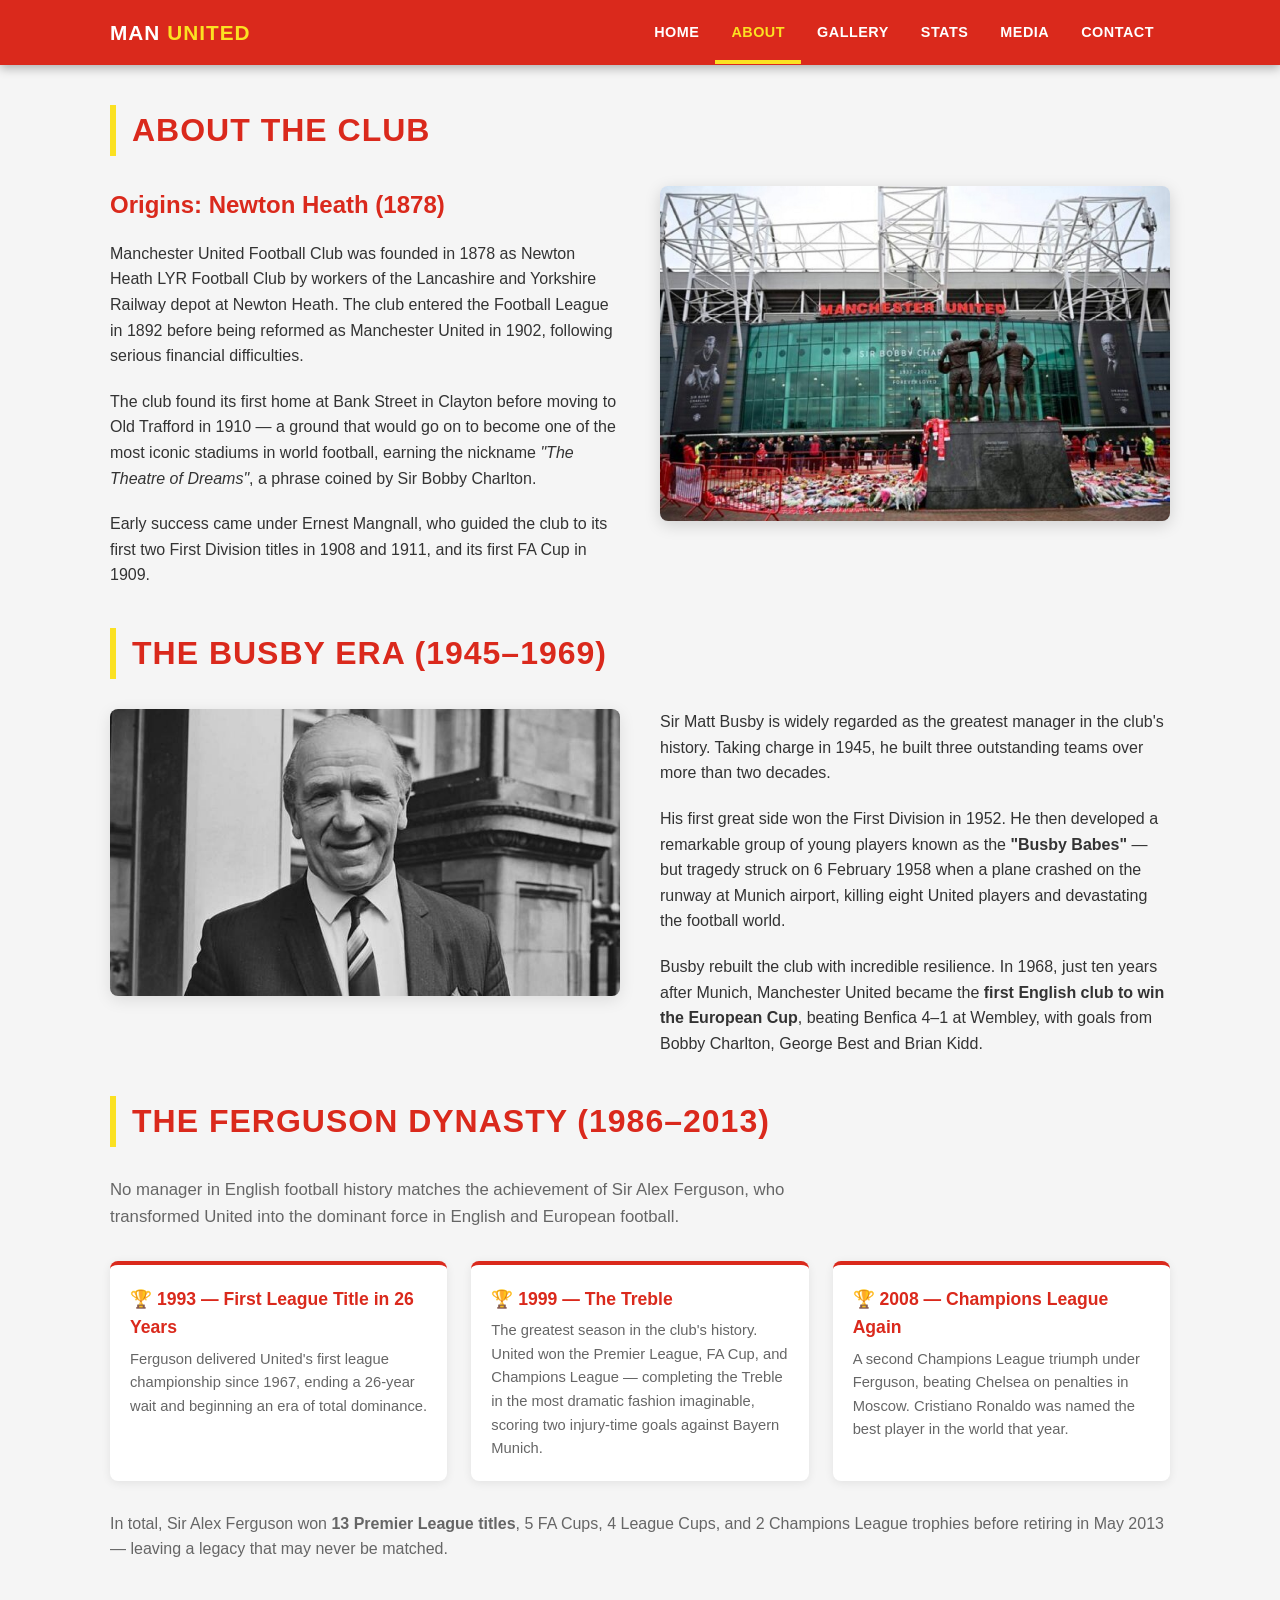
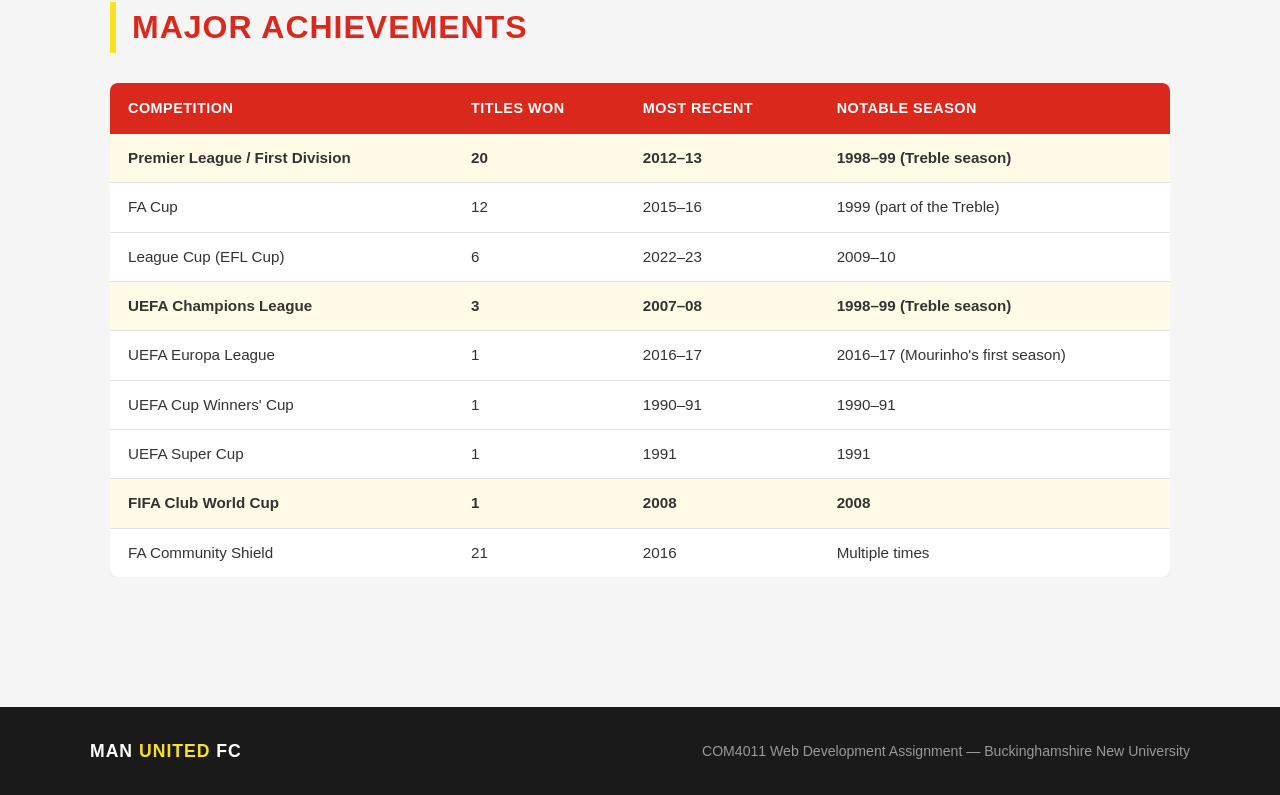
<file: about.html>
<!DOCTYPE html>
<html lang="en">
<head>
  <meta charset="UTF-8">
  <meta name="viewport" content="width=device-width, initial-scale=1.0">
  <title>Manchester United FC - About</title>
  <link rel="stylesheet" href="css/style.css">
</head>
<body>

  <!-- ========== HEADER & NAVIGATION ========== -->
  <header>
    <nav>
      <a href="index.html" class="nav-logo">Man <span>United</span></a>
      <ul>
        <li><a href="index.html">Home</a></li>
        <li><a href="about.html">About</a></li>
        <li><a href="gallery.html">Gallery</a></li>
        <li><a href="services.html">Stats</a></li>
        <li><a href="media.html">Media</a></li>
        <li><a href="contact.html">Contact</a></li>
      </ul>
    </nav>
  </header>

  <!-- ========== MAIN CONTENT ========== -->
  <main>

    <h1 class="page-title">About the Club</h1>

    <!-- ========== CLUB BACKGROUND ========== -->
    <section>
      <div class="two-col">
        <div>
          <h2 style="color: var(--red); margin-bottom: 16px;">Origins: Newton Heath (1878)</h2>
          <p>
            Manchester United Football Club was founded in 1878 as Newton Heath LYR Football Club
            by workers of the Lancashire and Yorkshire Railway depot at Newton Heath. The club
            entered the Football League in 1892 before being reformed as Manchester United in 1902,
            following serious financial difficulties.
          </p>
          <p class="mt-20">
            The club found its first home at Bank Street in Clayton before moving to Old Trafford
            in 1910 — a ground that would go on to become one of the most iconic stadiums in world
            football, earning the nickname <em>"The Theatre of Dreams"</em>, a phrase coined by
            Sir Bobby Charlton.
          </p>
          <p class="mt-20">
            Early success came under Ernest Mangnall, who guided the club to its first two First
            Division titles in 1908 and 1911, and its first FA Cup in 1909.
          </p>
        </div>
        <div>
          <!-- Replace with your own image in images/ folder -->
          <img src="images/old-trafford.jpg" alt="Old Trafford stadium"
               style="width:100%; border-radius:8px; box-shadow: 0 4px 16px rgba(0,0,0,0.15);"
               onerror="this.style.background='#DA291C';this.style.height='300px';this.style.display='block';this.style.borderRadius='8px'">
        </div>
      </div>
    </section>

    <!-- ========== THE BUSBY ERA ========== -->
    <section class="mt-40">
      <h2 class="page-title">The Busby Era (1945–1969)</h2>
      <div class="two-col">
        <div>
          <img src="images/busby.png" alt="Sir Matt Busby"
               style="width:100%; border-radius:8px; box-shadow: 0 4px 16px rgba(0,0,0,0.1);"
               onerror="this.style.background='#1a1a1a';this.style.height='280px';this.style.display='block';this.style.borderRadius='8px'">
        </div>
        <div>
          <p>
            Sir Matt Busby is widely regarded as the greatest manager in the club's history.
            Taking charge in 1945, he built three outstanding teams over more than two decades.
          </p>
          <p class="mt-20">
            His first great side won the First Division in 1952. He then developed a remarkable
            group of young players known as the <strong>"Busby Babes"</strong> — but tragedy
            struck on 6 February 1958 when a plane crashed on the runway at Munich airport,
            killing eight United players and devastating the football world.
          </p>
          <p class="mt-20">
            Busby rebuilt the club with incredible resilience. In 1968, just ten years after
            Munich, Manchester United became the <strong>first English club to win the
            European Cup</strong>, beating Benfica 4–1 at Wembley, with goals from Bobby
            Charlton, George Best and Brian Kidd.
          </p>
        </div>
      </div>
    </section>

    <!-- ========== SIR ALEX FERGUSON ERA ========== -->
    <section class="mt-40">
      <h2 class="page-title">The Ferguson Dynasty (1986–2013)</h2>
      <p class="section-intro">
        No manager in English football history matches the achievement of Sir Alex Ferguson,
        who transformed United into the dominant force in English and European football.
      </p>
      <div class="card-grid">
        <div class="card">
          <div class="card-body">
            <h3>&#127942; 1993 — First League Title in 26 Years</h3>
            <p>Ferguson delivered United's first league championship since 1967, ending a 26-year wait and beginning an era of total dominance.</p>
          </div>
        </div>
        <div class="card">
          <div class="card-body">
            <h3>&#127942; 1999 — The Treble</h3>
            <p>The greatest season in the club's history. United won the Premier League, FA Cup, and Champions League — completing the Treble in the most dramatic fashion imaginable, scoring two injury-time goals against Bayern Munich.</p>
          </div>
        </div>
        <div class="card">
          <div class="card-body">
            <h3>&#127942; 2008 — Champions League Again</h3>
            <p>A second Champions League triumph under Ferguson, beating Chelsea on penalties in Moscow. Cristiano Ronaldo was named the best player in the world that year.</p>
          </div>
        </div>
      </div>
      <p style="color: var(--muted); margin-top: 20px;">
        In total, Sir Alex Ferguson won <strong>13 Premier League titles</strong>, 5 FA Cups,
        4 League Cups, and 2 Champions League trophies before retiring in May 2013 —
        leaving a legacy that may never be matched.
      </p>
    </section>

    <!-- ========== ACHIEVEMENTS TABLE ========== -->
    <section class="mt-40">
      <h2 class="page-title">Major Achievements</h2>

      <!-- HTML table element (required) -->
      <div class="table-wrapper">
        <table>
          <thead>
            <tr>
              <th>Competition</th>
              <th>Titles Won</th>
              <th>Most Recent</th>
              <th>Notable Season</th>
            </tr>
          </thead>
          <tbody>
            <tr class="highlight">
              <td>Premier League / First Division</td>
              <td>20</td>
              <td>2012–13</td>
              <td>1998–99 (Treble season)</td>
            </tr>
            <tr>
              <td>FA Cup</td>
              <td>12</td>
              <td>2015–16</td>
              <td>1999 (part of the Treble)</td>
            </tr>
            <tr>
              <td>League Cup (EFL Cup)</td>
              <td>6</td>
              <td>2022–23</td>
              <td>2009–10</td>
            </tr>
            <tr class="highlight">
              <td>UEFA Champions League</td>
              <td>3</td>
              <td>2007–08</td>
              <td>1998–99 (Treble season)</td>
            </tr>
            <tr>
              <td>UEFA Europa League</td>
              <td>1</td>
              <td>2016–17</td>
              <td>2016–17 (Mourinho's first season)</td>
            </tr>
            <tr>
              <td>UEFA Cup Winners' Cup</td>
              <td>1</td>
              <td>1990–91</td>
              <td>1990–91</td>
            </tr>
            <tr>
              <td>UEFA Super Cup</td>
              <td>1</td>
              <td>1991</td>
              <td>1991</td>
            </tr>
            <tr class="highlight">
              <td>FIFA Club World Cup</td>
              <td>1</td>
              <td>2008</td>
              <td>2008</td>
            </tr>
            <tr>
              <td>FA Community Shield</td>
              <td>21</td>
              <td>2016</td>
              <td>Multiple times</td>
            </tr>
          </tbody>
        </table>
      </div>
    </section>

  </main>

  <!-- ========== FOOTER ========== -->
  <footer>
    <div class="footer-inner">
      <div class="footer-brand">Man <span>United</span> FC</div>
      <p>COM4011 Web Development Assignment &mdash; Buckinghamshire New University</p>
    </div>
  </footer>

  <script src="js/script.js"></script>
</body>
</html>
</file>
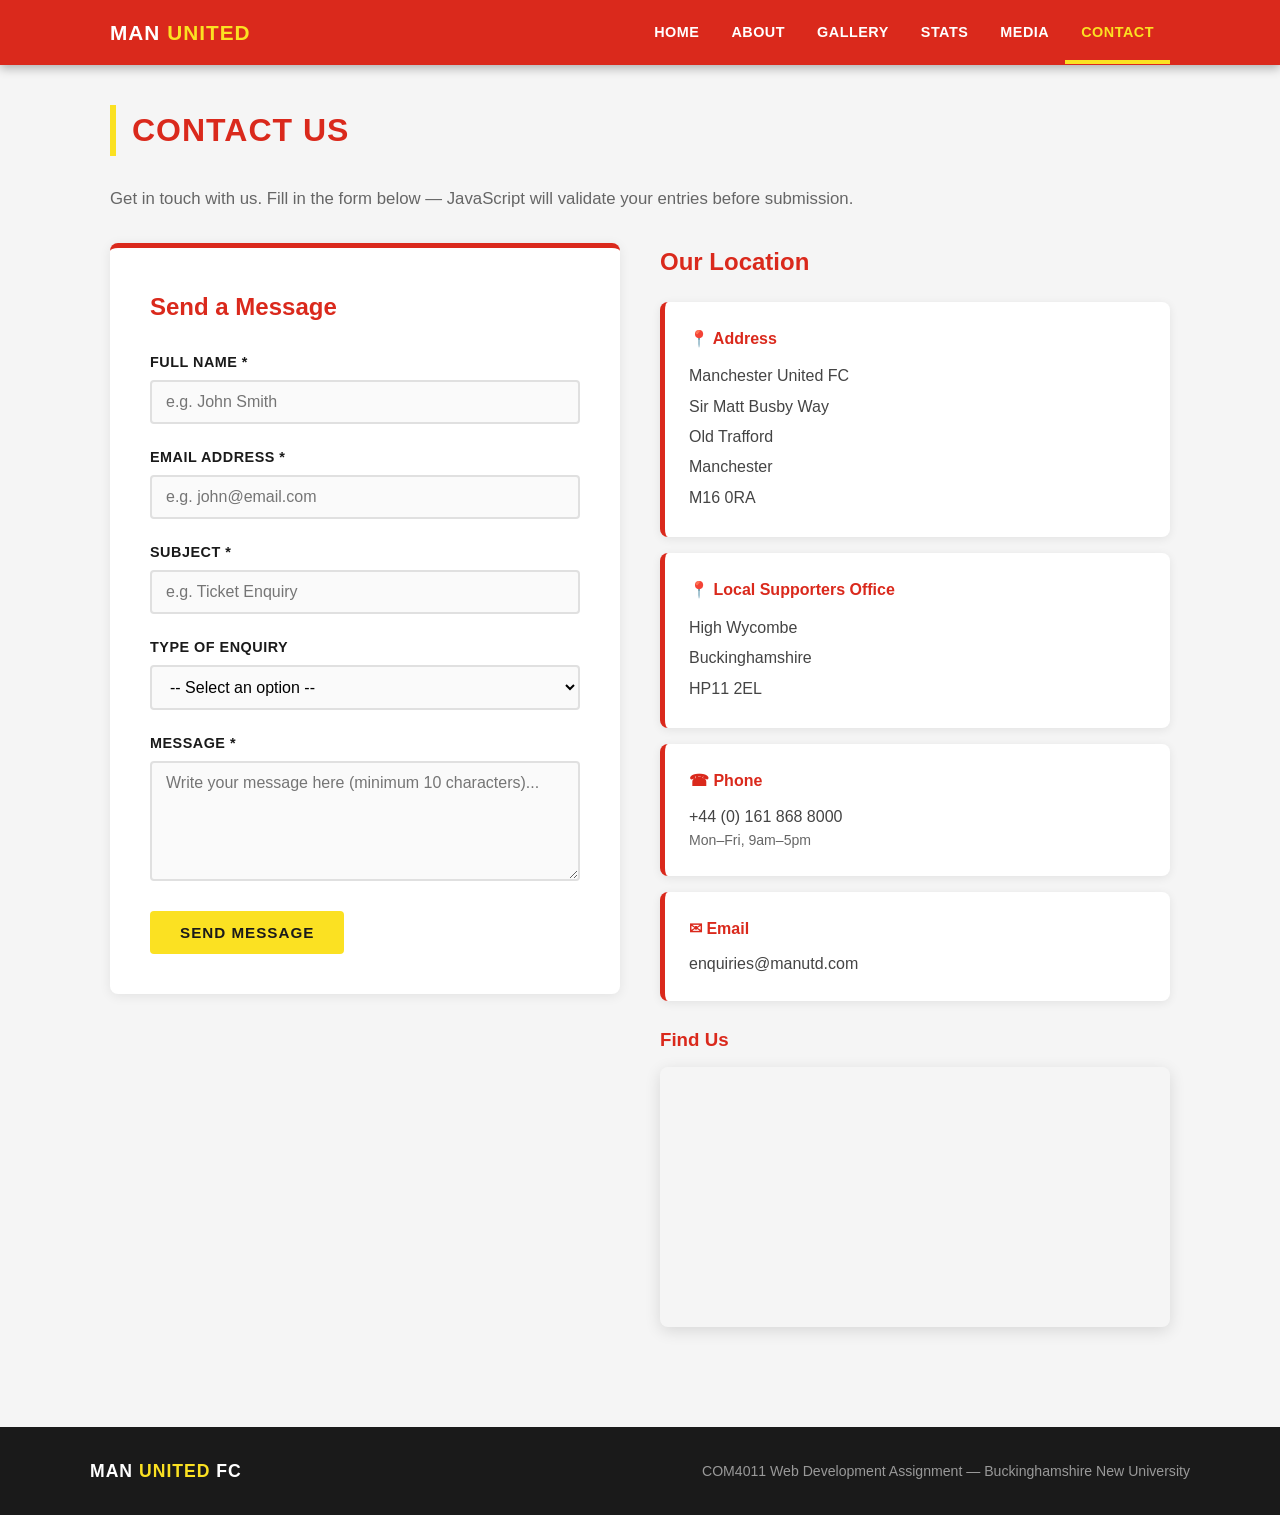
<file: contact.html>
<!DOCTYPE html>
<html lang="en">
<head>
  <meta charset="UTF-8">
  <meta name="viewport" content="width=device-width, initial-scale=1.0">
  <title>Manchester United FC - Contact</title>
  <link rel="stylesheet" href="css/style.css">
</head>
<body>

  <!-- ========== HEADER & NAVIGATION ========== -->
  <header>
    <nav>
      <a href="index.html" class="nav-logo">Man <span>United</span></a>
      <ul>
        <li><a href="index.html">Home</a></li>
        <li><a href="about.html">About</a></li>
        <li><a href="gallery.html">Gallery</a></li>
        <li><a href="services.html">Stats</a></li>
        <li><a href="media.html">Media</a></li>
        <li><a href="contact.html">Contact</a></li>
      </ul>
    </nav>
  </header>

  <!-- ========== MAIN CONTENT ========== -->
  <main>

    <h1 class="page-title">Contact Us</h1>
    <p class="section-intro">
      Get in touch with us. Fill in the form below — JavaScript will validate your
      entries before submission.
    </p>

    <div class="two-col">

      <!-- ========== CONTACT FORM (required HTML element + JS validation Feature 1 - LO4) ========== -->
      <div class="form-container">
        <h2 style="color: var(--red); margin-bottom: 24px;">Send a Message</h2>

        <!-- form id used by JavaScript to attach the submit event listener -->
        <form id="contactForm" novalidate>

          <!-- Full name -->
          <div class="form-group">
            <label for="name">Full Name *</label>
            <input type="text" id="name" name="name" placeholder="e.g. John Smith">
            <!-- Error message inserted here by JavaScript if invalid -->
            <span class="form-feedback" id="nameError"></span>
          </div>

          <!-- Email address -->
          <div class="form-group">
            <label for="email">Email Address *</label>
            <input type="email" id="email" name="email" placeholder="e.g. john@email.com">
            <span class="form-feedback" id="emailError"></span>
          </div>

          <!-- Subject -->
          <div class="form-group">
            <label for="subject">Subject *</label>
            <input type="text" id="subject" name="subject" placeholder="e.g. Ticket Enquiry">
            <span class="form-feedback" id="subjectError"></span>
          </div>

          <!-- Enquiry type dropdown (select element) -->
          <div class="form-group">
            <label for="enquiry">Type of Enquiry</label>
            <select id="enquiry" name="enquiry">
              <option value="">-- Select an option --</option>
              <option value="tickets">Tickets &amp; Matchday</option>
              <option value="membership">Club Membership</option>
              <option value="tours">Old Trafford Tours</option>
              <option value="general">General Question</option>
              <option value="media">Media &amp; Press</option>
            </select>
          </div>

          <!-- Message -->
          <div class="form-group">
            <label for="message">Message *</label>
            <textarea id="message" name="message"
              placeholder="Write your message here (minimum 10 characters)..."></textarea>
            <span class="form-feedback" id="messageError"></span>
          </div>

          <button type="submit" class="btn btn-primary">Send Message</button>

        </form>

        <!-- Success banner shown by JavaScript after valid submission -->
        <div id="success-banner">
          &#10003; Message sent! We'll get back to you as soon as possible.
        </div>

      </div>

      <!-- ========== CONTACT DETAILS & LOCATION ========== -->
      <div>

        <h2 style="color: var(--red); margin-bottom: 20px;">Our Location</h2>

        <!-- Address card -->
        <div style="background:white; padding:24px; border-radius:8px;
                    box-shadow:0 2px 10px rgba(0,0,0,0.08);
                    border-left: 5px solid var(--red); margin-bottom: 16px;">
          <strong style="color:var(--red); font-size:1rem;">&#128205; Address</strong>
          <p style="margin-top:10px; line-height:1.9; color:#444;">
            Manchester United FC<br>
            Sir Matt Busby Way<br>
            Old Trafford<br>
            Manchester<br>
            M16 0RA
          </p>
        </div>

        <!-- Local office / correspondence -->
        <div style="background:white; padding:24px; border-radius:8px;
                    box-shadow:0 2px 10px rgba(0,0,0,0.08);
                    border-left: 5px solid var(--red); margin-bottom: 16px;">
          <strong style="color:var(--red); font-size:1rem;">&#128205; Local Supporters Office</strong>
          <p style="margin-top:10px; line-height:1.9; color:#444;">
            High Wycombe<br>
            Buckinghamshire<br>
            HP11 2EL
          </p>
        </div>

        <!-- Phone -->
        <div style="background:white; padding:24px; border-radius:8px;
                    box-shadow:0 2px 10px rgba(0,0,0,0.08);
                    border-left: 5px solid var(--red); margin-bottom: 16px;">
          <strong style="color:var(--red); font-size:1rem;">&#9742; Phone</strong>
          <p style="margin-top:10px; color:#444;">+44 (0) 161 868 8000</p>
          <p style="color:var(--muted); font-size:0.88rem;">Mon–Fri, 9am–5pm</p>
        </div>

        <!-- Email -->
        <div style="background:white; padding:24px; border-radius:8px;
                    box-shadow:0 2px 10px rgba(0,0,0,0.08);
                    border-left: 5px solid var(--red); margin-bottom: 24px;">
          <strong style="color:var(--red); font-size:1rem;">&#9993; Email</strong>
          <p style="margin-top:10px; color:#444;">enquiries@manutd.com</p>
        </div>

        <!-- Google Maps embed for HP11 2EL -->
        <h3 style="color:var(--red); margin-bottom:12px;">Find Us</h3>
        <div style="border-radius:8px; overflow:hidden;
                    box-shadow:0 4px 16px rgba(0,0,0,0.12); height: 260px;">
          <iframe
            title="HP11 2EL map location"
            src="https://maps.google.com/maps?q=HP11+2EL&output=embed"
            width="100%"
            height="260"
            style="border:0; display:block;"
            allowfullscreen=""
            loading="lazy"
            referrerpolicy="no-referrer-when-downgrade">
          </iframe>
        </div>

      </div>

    </div>

  </main>

  <!-- ========== FOOTER ========== -->
  <footer>
    <div class="footer-inner">
      <div class="footer-brand">Man <span>United</span> FC</div>
      <p>COM4011 Web Development Assignment &mdash; Buckinghamshire New University</p>
    </div>
  </footer>

  <!-- JavaScript loaded last so the DOM is fully loaded before the script runs -->
  <script src="js/script.js"></script>

</body>
</html>
</file>
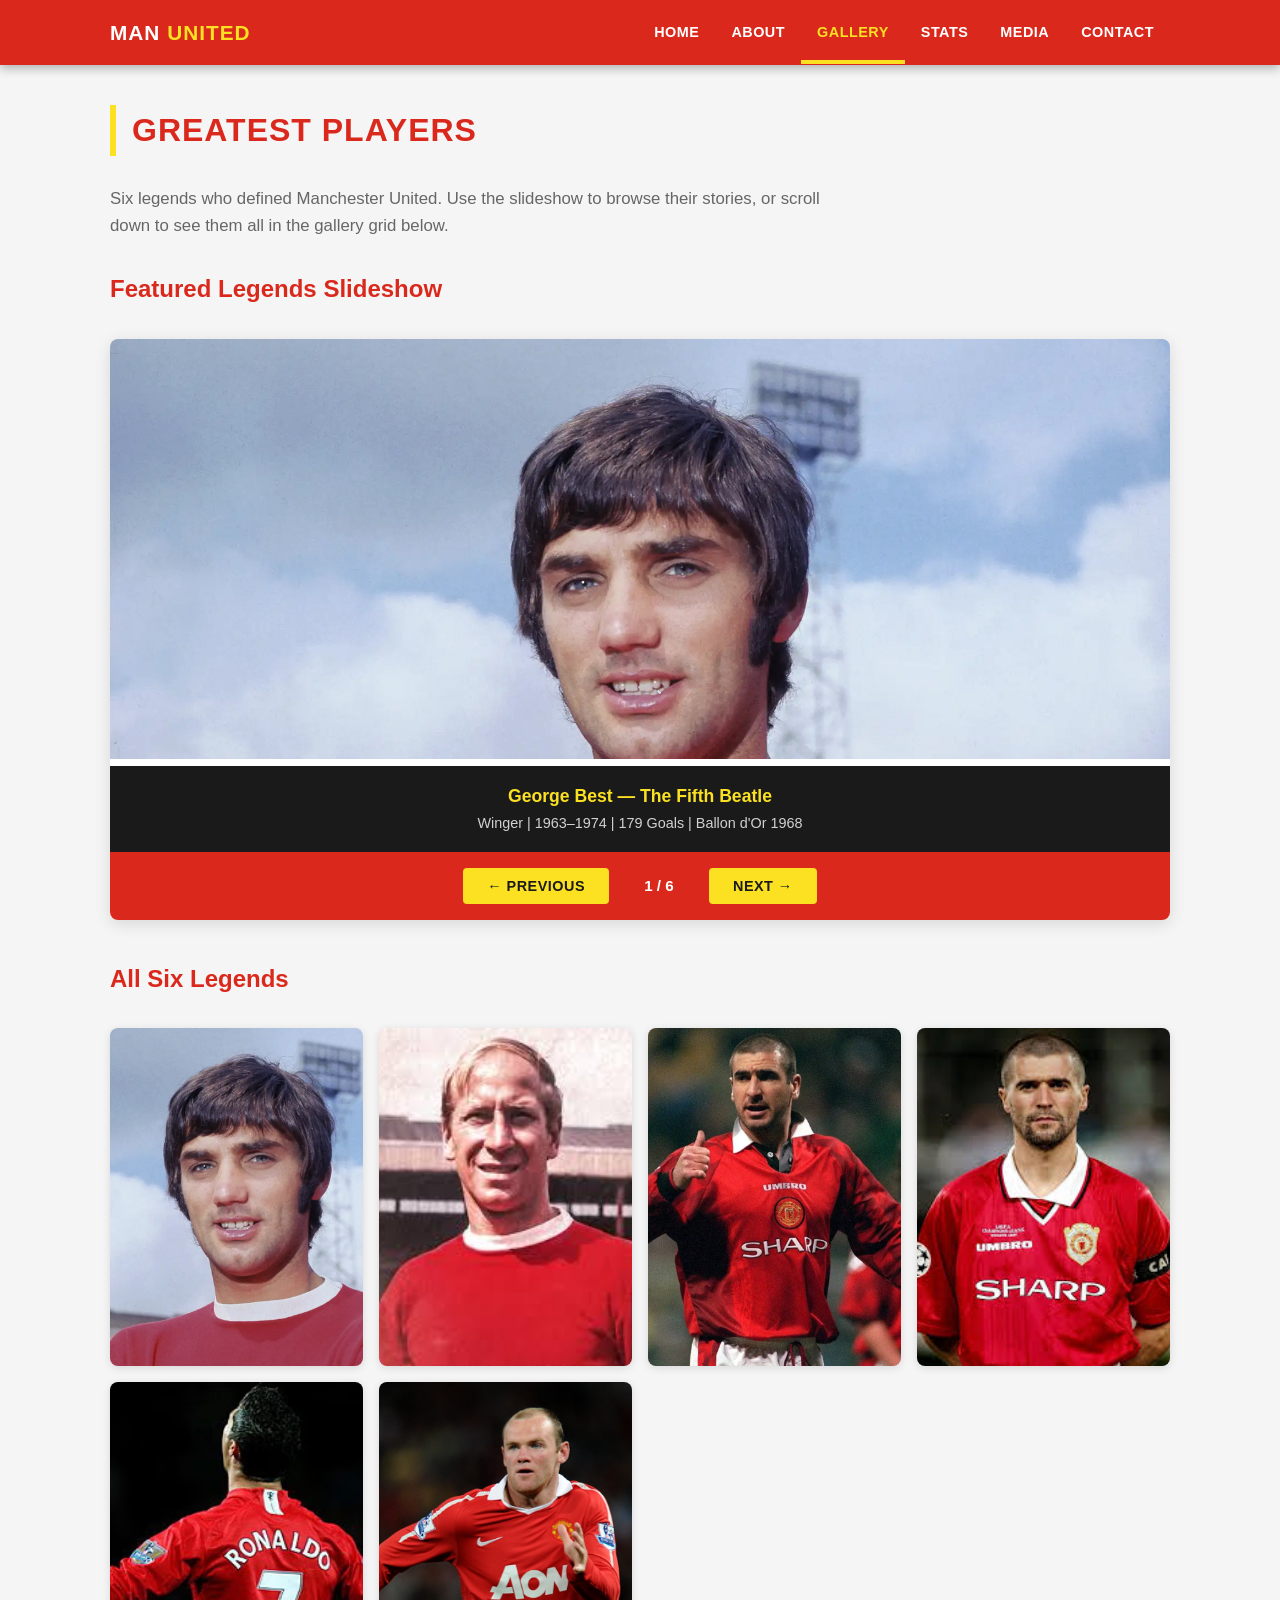
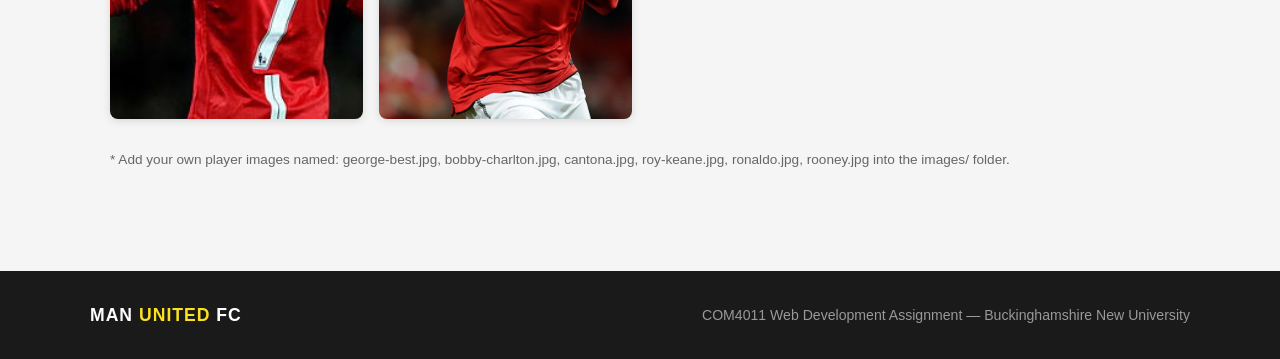
<file: gallery.html>
<!DOCTYPE html>
<html lang="en">
<head>
  <meta charset="UTF-8">
  <meta name="viewport" content="width=device-width, initial-scale=1.0">
  <title>Manchester United FC - Gallery</title>
  <link rel="stylesheet" href="css/style.css">
</head>
<body>

  <!-- ========== HEADER & NAVIGATION ========== -->
  <header>
    <nav>
      <a href="index.html" class="nav-logo">Man <span>United</span></a>
      <ul>
        <li><a href="index.html">Home</a></li>
        <li><a href="about.html">About</a></li>
        <li><a href="gallery.html">Gallery</a></li>
        <li><a href="services.html">Stats</a></li>
        <li><a href="media.html">Media</a></li>
        <li><a href="contact.html">Contact</a></li>
      </ul>
    </nav>
  </header>

  <!-- ========== MAIN CONTENT ========== -->
  <main>

    <h1 class="page-title">Greatest Players</h1>
    <p class="section-intro">
      Six legends who defined Manchester United. Use the slideshow to browse their stories,
      or scroll down to see them all in the gallery grid below.
    </p>

    <!-- ========== PLAYER SLIDESHOW (JavaScript Feature 2 - LO4) ========== -->
    <h2 style="color: var(--red); margin-bottom: 16px;">Featured Legends Slideshow</h2>

    <div class="slideshow-container">

      <!-- Slide 1: George Best -->
      <div class="slide active">
        <img src="images/george-best.jpg" alt="George Best"
             onerror="this.style.background='#DA291C';this.style.height='380px';this.style.display='block'">
        <div class="slide-caption">
          <strong>George Best — The Fifth Beatle</strong>
          <span>Winger | 1963–1974 | 179 Goals | Ballon d'Or 1968</span>
        </div>
      </div>

      <!-- Slide 2: Bobby Charlton -->
      <div class="slide">
        <img src="images/bobby-charlton.jpg" alt="Sir Bobby Charlton"
             onerror="this.style.background='#1a1a1a';this.style.height='380px';this.style.display='block'">
        <div class="slide-caption">
          <strong>Sir Bobby Charlton — Mr Manchester United</strong>
          <span>Midfielder | 1956–1973 | 249 Goals | World Cup Winner 1966</span>
        </div>
      </div>

      <!-- Slide 3: Eric Cantona -->
      <div class="slide">
        <img src="images/cantona.jpg" alt="Eric Cantona"
             onerror="this.style.background='#DA291C';this.style.height='380px';this.style.display='block'">
        <div class="slide-caption">
          <strong>Eric Cantona — The King</strong>
          <span>Forward | 1992–1997 | 82 Goals | 4 Premier League Titles</span>
        </div>
      </div>

      <!-- Slide 4: Roy Keane -->
      <div class="slide">
        <img src="images/roy-keane.jpg" alt="Roy Keane"
             onerror="this.style.background='#1a1a1a';this.style.height='380px';this.style.display='block'">
        <div class="slide-caption">
          <strong>Roy Keane — The Captain</strong>
          <span>Midfielder | 1993–2005 | 51 Goals | 7 Premier League Titles</span>
        </div>
      </div>

      <!-- Slide 5: Cristiano Ronaldo -->
      <div class="slide">
        <img src="images/ronaldo.jpg" alt="Cristiano Ronaldo"
             onerror="this.style.background='#DA291C';this.style.height='380px';this.style.display='block'">
        <div class="slide-caption">
          <strong>Cristiano Ronaldo — CR7</strong>
          <span>Forward | 2003–2009, 2021–2022 | 145 Goals | Ballon d'Or 2008</span>
        </div>
      </div>

      <!-- Slide 6: Wayne Rooney -->
      <div class="slide">
        <img src="images/rooney.jpg" alt="Wayne Rooney"
             onerror="this.style.background='#1a1a1a';this.style.height='380px';this.style.display='block'">
        <div class="slide-caption">
          <strong>Wayne Rooney — United's All-Time Top Scorer</strong>
          <span>Forward | 2004–2017 | 253 Goals | 5 Premier League Titles</span>
        </div>
      </div>

      <!-- Slideshow controls — buttons trigger JavaScript -->
      <div class="slide-controls">
        <button class="slide-btn" id="prevBtn">&larr; Previous</button>
        <span class="slide-counter" id="slideCounter">1 / 6</span>
        <button class="slide-btn" id="nextBtn">Next &rarr;</button>
      </div>

    </div>

    <!-- ========== GALLERY GRID ========== -->
    <!-- Hover over each card to reveal the player's name (CSS-only overlay) -->
    <h2 style="color: var(--red); margin: 40px 0 16px;">All Six Legends</h2>

    <div class="gallery-grid">

      <div class="gallery-item">
        <img src="images/george-best.jpg" alt="George Best"
             onerror="this.style.background='#DA291C';this.style.height='100%';this.style.display='block'">
        <div class="caption">
          <strong>George Best</strong>
          <span>Winger &bull; 1963–1974</span>
        </div>
      </div>

      <div class="gallery-item">
        <img src="images/bobby-charlton.jpg" alt="Sir Bobby Charlton"
             onerror="this.style.background='#1a1a1a';this.style.height='100%';this.style.display='block'">
        <div class="caption">
          <strong>Sir Bobby Charlton</strong>
          <span>Midfielder &bull; 1956–1973</span>
        </div>
      </div>

      <div class="gallery-item">
        <img src="images/cantona.jpg" alt="Eric Cantona"
             onerror="this.style.background='#DA291C';this.style.height='100%';this.style.display='block'">
        <div class="caption">
          <strong>Eric Cantona</strong>
          <span>Forward &bull; 1992–1997</span>
        </div>
      </div>

      <div class="gallery-item">
        <img src="images/roy-keane.jpg" alt="Roy Keane"
             onerror="this.style.background='#1a1a1a';this.style.height='100%';this.style.display='block'">
        <div class="caption">
          <strong>Roy Keane</strong>
          <span>Midfielder &bull; 1993–2005</span>
        </div>
      </div>

      <div class="gallery-item">
        <img src="images/ronaldo.jpg" alt="Cristiano Ronaldo"
             onerror="this.style.background='#DA291C';this.style.height='100%';this.style.display='block'">
        <div class="caption">
          <strong>Cristiano Ronaldo</strong>
          <span>Forward &bull; 2003–2009</span>
        </div>
      </div>

      <div class="gallery-item">
        <img src="images/rooney.jpg" alt="Wayne Rooney"
             onerror="this.style.background='#1a1a1a';this.style.height='100%';this.style.display='block'">
        <div class="caption">
          <strong>Wayne Rooney</strong>
          <span>Forward &bull; 2004–2017</span>
        </div>
      </div>

    </div>

    <!-- Image note for marker -->
    <p style="color: var(--muted); font-size: 0.85rem; margin-top: 12px;">
      * Add your own player images named: george-best.jpg, bobby-charlton.jpg,
      cantona.jpg, roy-keane.jpg, ronaldo.jpg, rooney.jpg into the images/ folder.
    </p>

  </main>

  <!-- ========== FOOTER ========== -->
  <footer>
    <div class="footer-inner">
      <div class="footer-brand">Man <span>United</span> FC</div>
      <p>COM4011 Web Development Assignment &mdash; Buckinghamshire New University</p>
    </div>
  </footer>

  <script src="js/script.js"></script>
</body>
</html>
</file>
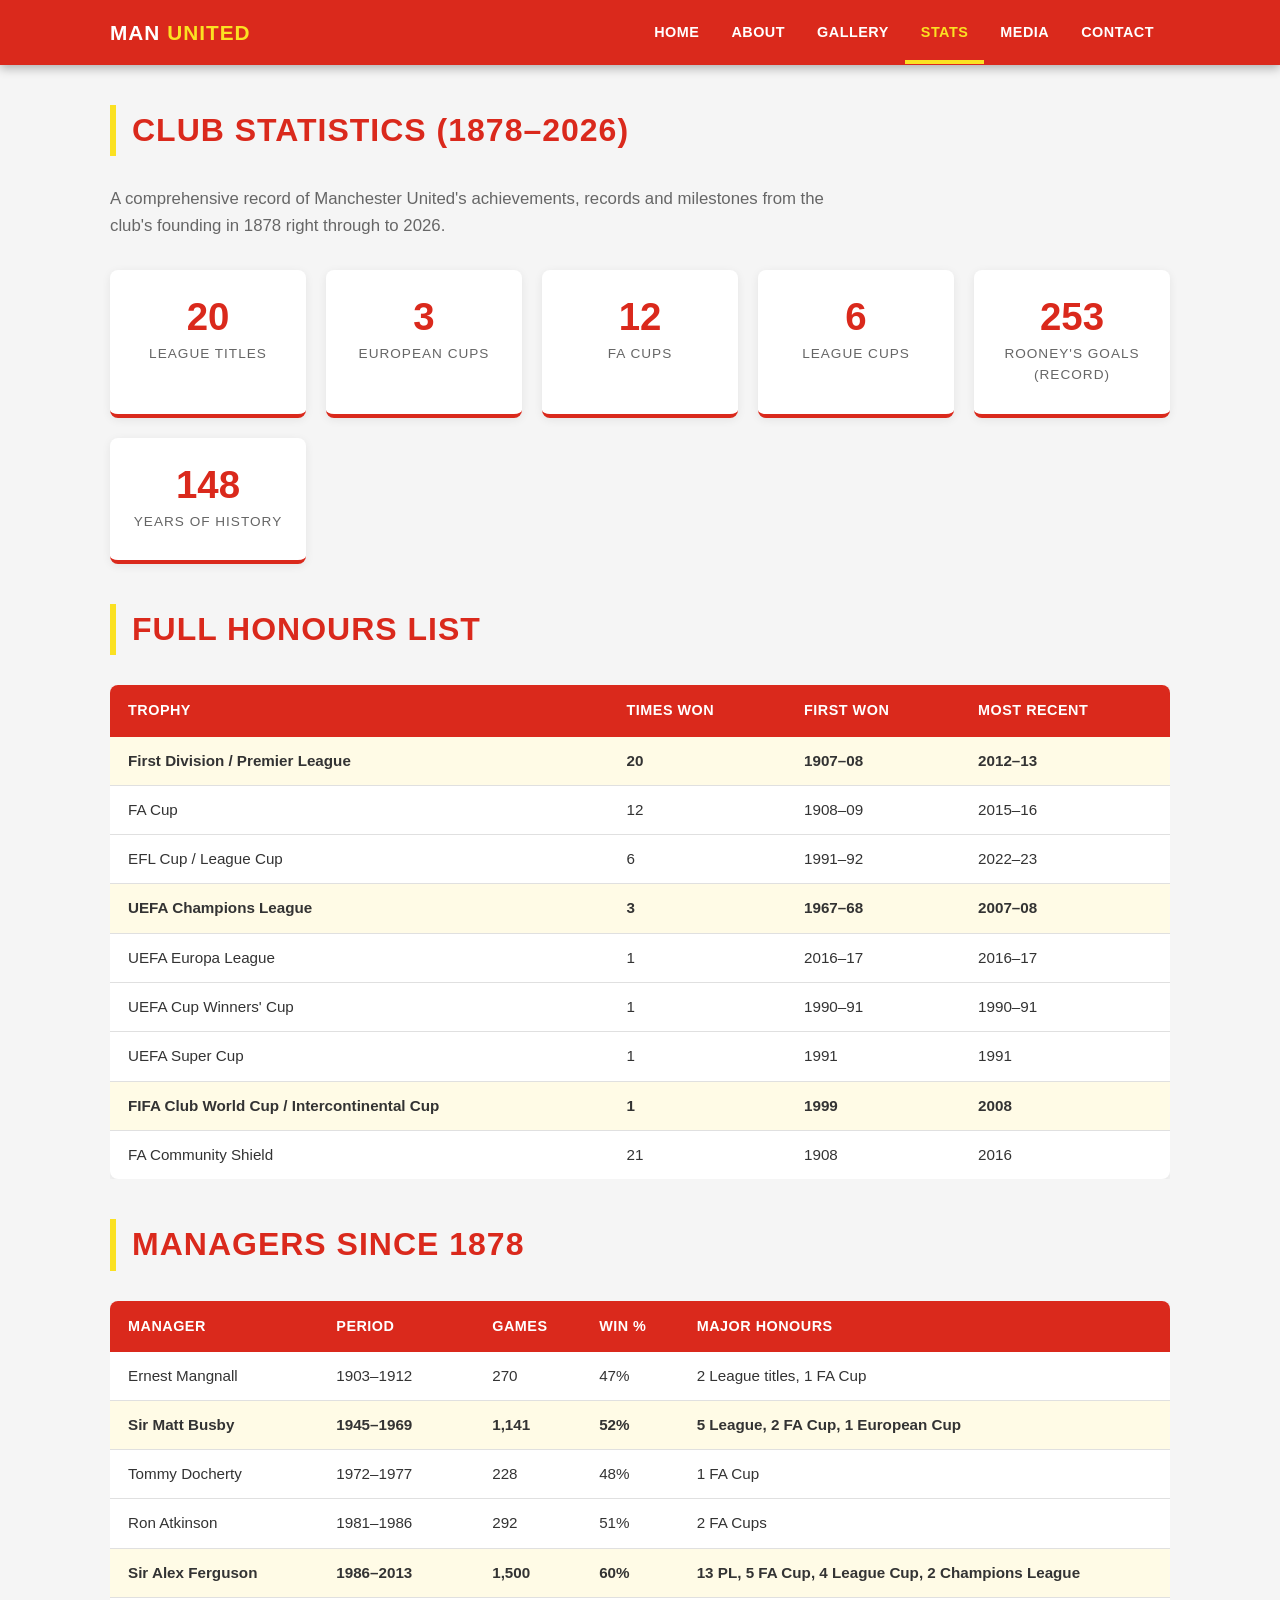
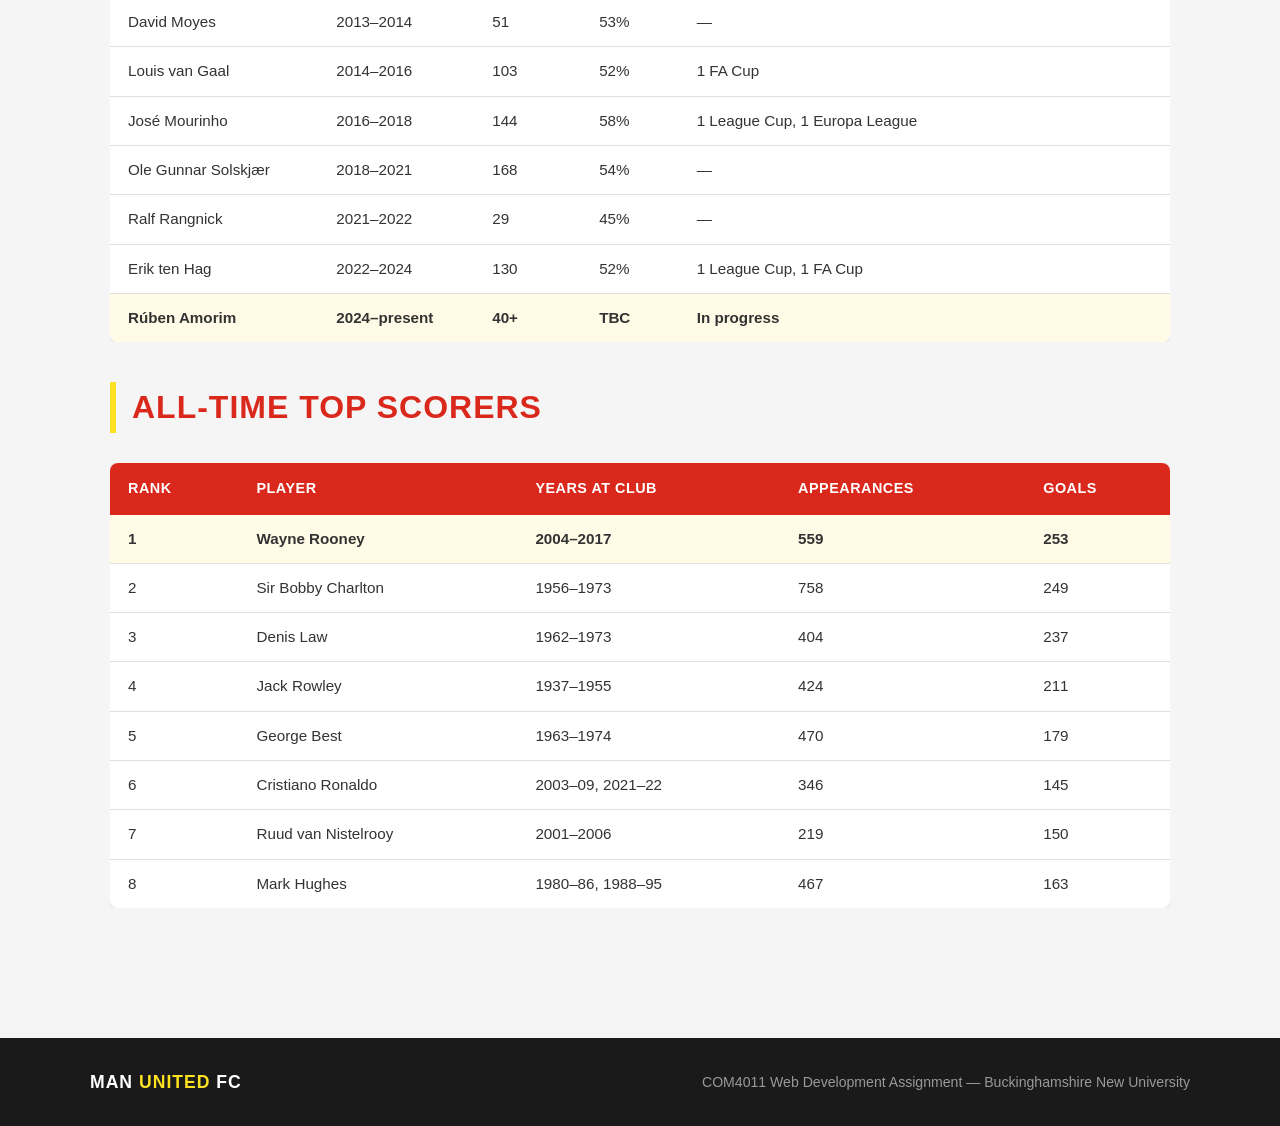
<file: services.html>
<!DOCTYPE html>
<html lang="en">
<head>
  <meta charset="UTF-8">
  <meta name="viewport" content="width=device-width, initial-scale=1.0">
  <title>Manchester United FC - Club Stats</title>
  <link rel="stylesheet" href="css/style.css">
</head>
<body>

  <!-- ========== HEADER & NAVIGATION ========== -->
  <header>
    <nav>
      <a href="index.html" class="nav-logo">Man <span>United</span></a>
      <ul>
        <li><a href="index.html">Home</a></li>
        <li><a href="about.html">About</a></li>
        <li><a href="gallery.html">Gallery</a></li>
        <li><a href="services.html">Stats</a></li>
        <li><a href="media.html">Media</a></li>
        <li><a href="contact.html">Contact</a></li>
      </ul>
    </nav>
  </header>

  <!-- ========== MAIN CONTENT ========== -->
  <main>

    <h1 class="page-title">Club Statistics (1878–2026)</h1>
    <p class="section-intro">
      A comprehensive record of Manchester United's achievements, records and milestones
      from the club's founding in 1878 right through to 2026.
    </p>

    <!-- ========== HEADLINE STAT BOXES ========== -->
    <div class="stats-grid">
      <div class="stat-box">
        <div class="stat-number">20</div>
        <div class="stat-label">League Titles</div>
      </div>
      <div class="stat-box">
        <div class="stat-number">3</div>
        <div class="stat-label">European Cups</div>
      </div>
      <div class="stat-box">
        <div class="stat-number">12</div>
        <div class="stat-label">FA Cups</div>
      </div>
      <div class="stat-box">
        <div class="stat-number">6</div>
        <div class="stat-label">League Cups</div>
      </div>
      <div class="stat-box">
        <div class="stat-number">253</div>
        <div class="stat-label">Rooney's Goals (Record)</div>
      </div>
      <div class="stat-box">
        <div class="stat-number">148</div>
        <div class="stat-label">Years of History</div>
      </div>
    </div>

    <!-- ========== HONOURS TABLE (required HTML element) ========== -->
    <h2 class="page-title mt-40">Full Honours List</h2>
    <div class="table-wrapper">
      <table>
        <thead>
          <tr>
            <th>Trophy</th>
            <th>Times Won</th>
            <th>First Won</th>
            <th>Most Recent</th>
          </tr>
        </thead>
        <tbody>
          <tr class="highlight">
            <td>First Division / Premier League</td>
            <td>20</td>
            <td>1907–08</td>
            <td>2012–13</td>
          </tr>
          <tr>
            <td>FA Cup</td>
            <td>12</td>
            <td>1908–09</td>
            <td>2015–16</td>
          </tr>
          <tr>
            <td>EFL Cup / League Cup</td>
            <td>6</td>
            <td>1991–92</td>
            <td>2022–23</td>
          </tr>
          <tr class="highlight">
            <td>UEFA Champions League</td>
            <td>3</td>
            <td>1967–68</td>
            <td>2007–08</td>
          </tr>
          <tr>
            <td>UEFA Europa League</td>
            <td>1</td>
            <td>2016–17</td>
            <td>2016–17</td>
          </tr>
          <tr>
            <td>UEFA Cup Winners' Cup</td>
            <td>1</td>
            <td>1990–91</td>
            <td>1990–91</td>
          </tr>
          <tr>
            <td>UEFA Super Cup</td>
            <td>1</td>
            <td>1991</td>
            <td>1991</td>
          </tr>
          <tr class="highlight">
            <td>FIFA Club World Cup / Intercontinental Cup</td>
            <td>1</td>
            <td>1999</td>
            <td>2008</td>
          </tr>
          <tr>
            <td>FA Community Shield</td>
            <td>21</td>
            <td>1908</td>
            <td>2016</td>
          </tr>
        </tbody>
      </table>
    </div>

    <!-- ========== MANAGERS TABLE ========== -->
    <h2 class="page-title mt-40">Managers Since 1878</h2>
    <div class="table-wrapper">
      <table>
        <thead>
          <tr>
            <th>Manager</th>
            <th>Period</th>
            <th>Games</th>
            <th>Win %</th>
            <th>Major Honours</th>
          </tr>
        </thead>
        <tbody>
          <tr>
            <td>Ernest Mangnall</td>
            <td>1903–1912</td>
            <td>270</td>
            <td>47%</td>
            <td>2 League titles, 1 FA Cup</td>
          </tr>
          <tr class="highlight">
            <td>Sir Matt Busby</td>
            <td>1945–1969</td>
            <td>1,141</td>
            <td>52%</td>
            <td>5 League, 2 FA Cup, 1 European Cup</td>
          </tr>
          <tr>
            <td>Tommy Docherty</td>
            <td>1972–1977</td>
            <td>228</td>
            <td>48%</td>
            <td>1 FA Cup</td>
          </tr>
          <tr>
            <td>Ron Atkinson</td>
            <td>1981–1986</td>
            <td>292</td>
            <td>51%</td>
            <td>2 FA Cups</td>
          </tr>
          <tr class="highlight">
            <td>Sir Alex Ferguson</td>
            <td>1986–2013</td>
            <td>1,500</td>
            <td>60%</td>
            <td>13 PL, 5 FA Cup, 4 League Cup, 2 Champions League</td>
          </tr>
          <tr>
            <td>David Moyes</td>
            <td>2013–2014</td>
            <td>51</td>
            <td>53%</td>
            <td>—</td>
          </tr>
          <tr>
            <td>Louis van Gaal</td>
            <td>2014–2016</td>
            <td>103</td>
            <td>52%</td>
            <td>1 FA Cup</td>
          </tr>
          <tr>
            <td>José Mourinho</td>
            <td>2016–2018</td>
            <td>144</td>
            <td>58%</td>
            <td>1 League Cup, 1 Europa League</td>
          </tr>
          <tr>
            <td>Ole Gunnar Solskjær</td>
            <td>2018–2021</td>
            <td>168</td>
            <td>54%</td>
            <td>—</td>
          </tr>
          <tr>
            <td>Ralf Rangnick</td>
            <td>2021–2022</td>
            <td>29</td>
            <td>45%</td>
            <td>—</td>
          </tr>
          <tr>
            <td>Erik ten Hag</td>
            <td>2022–2024</td>
            <td>130</td>
            <td>52%</td>
            <td>1 League Cup, 1 FA Cup</td>
          </tr>
          <tr class="highlight">
            <td>Rúben Amorim</td>
            <td>2024–present</td>
            <td>40+</td>
            <td>TBC</td>
            <td>In progress</td>
          </tr>
        </tbody>
      </table>
    </div>

    <!-- ========== ALL-TIME TOP SCORERS TABLE ========== -->
    <h2 class="page-title mt-40">All-Time Top Scorers</h2>
    <div class="table-wrapper">
      <table>
        <thead>
          <tr>
            <th>Rank</th>
            <th>Player</th>
            <th>Years at Club</th>
            <th>Appearances</th>
            <th>Goals</th>
          </tr>
        </thead>
        <tbody>
          <tr class="highlight">
            <td>1</td>
            <td>Wayne Rooney</td>
            <td>2004–2017</td>
            <td>559</td>
            <td>253</td>
          </tr>
          <tr>
            <td>2</td>
            <td>Sir Bobby Charlton</td>
            <td>1956–1973</td>
            <td>758</td>
            <td>249</td>
          </tr>
          <tr>
            <td>3</td>
            <td>Denis Law</td>
            <td>1962–1973</td>
            <td>404</td>
            <td>237</td>
          </tr>
          <tr>
            <td>4</td>
            <td>Jack Rowley</td>
            <td>1937–1955</td>
            <td>424</td>
            <td>211</td>
          </tr>
          <tr>
            <td>5</td>
            <td>George Best</td>
            <td>1963–1974</td>
            <td>470</td>
            <td>179</td>
          </tr>
          <tr>
            <td>6</td>
            <td>Cristiano Ronaldo</td>
            <td>2003–09, 2021–22</td>
            <td>346</td>
            <td>145</td>
          </tr>
          <tr>
            <td>7</td>
            <td>Ruud van Nistelrooy</td>
            <td>2001–2006</td>
            <td>219</td>
            <td>150</td>
          </tr>
          <tr>
            <td>8</td>
            <td>Mark Hughes</td>
            <td>1980–86, 1988–95</td>
            <td>467</td>
            <td>163</td>
          </tr>
        </tbody>
      </table>
    </div>

  </main>

  <!-- ========== FOOTER ========== -->
  <footer>
    <div class="footer-inner">
      <div class="footer-brand">Man <span>United</span> FC</div>
      <p>COM4011 Web Development Assignment &mdash; Buckinghamshire New University</p>
    </div>
  </footer>

  <script src="js/script.js"></script>
</body>
</html>
</file>
<file: css/style.css>
/* ============================================
   COM4011 - Web Development Assignment
   Manchester United FC Website
   External Stylesheet - style.css
   Linked to all 6 HTML pages
   ============================================ */

/* --- Reset & Base Styles --- */
* {
  margin: 0;
  padding: 0;
  box-sizing: border-box;
}

body {
  font-family: 'Segoe UI', Arial, sans-serif;
  font-size: 16px;
  line-height: 1.6;
  color: #333;
  background-color: #f5f5f5;
}

/* --- Manchester United Colour Variables --- */
:root {
  --red:       #DA291C;   /* Man Utd red */
  --dark-red:  #a01e14;   /* darker red for hover states */
  --black:     #1a1a1a;   /* near black */
  --gold:      #FBE122;   /* Man Utd gold/yellow */
  --white:     #ffffff;
  --light-bg:  #fff5f5;   /* very light red tint */
  --muted:     #666666;
  --border:    #e0e0e0;
}

/* ============================================
   NAVIGATION - CSS only, no images (LO3)
   ============================================ */
header {
  background-color: var(--red);
  position: sticky;
  top: 0;
  z-index: 100;
  box-shadow: 0 3px 10px rgba(0,0,0,0.3);
}

nav {
  max-width: 1100px;
  margin: 0 auto;
  display: flex;
  justify-content: space-between;
  align-items: center;
  padding: 0 20px;
}

/* Club name in nav - no image, pure CSS styled text */
.nav-logo {
  color: var(--white);
  font-size: 1.3rem;
  font-weight: 800;
  text-decoration: none;
  padding: 16px 0;
  letter-spacing: 1px;
  text-transform: uppercase;
}

.nav-logo span {
  color: var(--gold);
}

/* Navigation links */
nav ul {
  list-style: none;
  display: flex;
  gap: 0;
}

nav ul li a {
  display: block;
  color: var(--white);
  text-decoration: none;
  padding: 20px 16px;
  font-size: 0.9rem;
  font-weight: 600;
  text-transform: uppercase;
  letter-spacing: 0.5px;
  transition: background-color 0.3s, color 0.3s;
  position: relative;
}

/* Hover effect - CSS only, no images */
nav ul li a:hover {
  background-color: var(--dark-red);
  color: var(--gold);
}

/* Active page underline - CSS trick */
nav ul li a.active {
  color: var(--gold);
}

nav ul li a.active::after {
  content: '';
  position: absolute;
  bottom: 0;
  left: 0;
  width: 100%;
  height: 4px;
  background-color: var(--gold);
}

/* ============================================
   PAGE LAYOUT
   ============================================ */
main {
  max-width: 1100px;
  margin: 0 auto;
  padding: 40px 20px;
  min-height: calc(100vh - 140px);
}

/* Hero banner */
.hero {
  background: linear-gradient(135deg, var(--red) 0%, var(--black) 100%);
  color: var(--white);
  text-align: center;
  padding: 90px 20px;
  border-radius: 8px;
  margin-bottom: 40px;
  position: relative;
  overflow: hidden;
}

/* Decorative stripe behind hero text */
.hero::before {
  content: '';
  position: absolute;
  top: 0; left: 0; right: 0; bottom: 0;
  background: repeating-linear-gradient(
    45deg,
    transparent,
    transparent 40px,
    rgba(255,255,255,0.02) 40px,
    rgba(255,255,255,0.02) 80px
  );
}

.hero h1 {
  font-size: 3rem;
  font-weight: 900;
  text-transform: uppercase;
  letter-spacing: 3px;
  margin-bottom: 12px;
  position: relative;
}

.hero h1 span {
  color: var(--gold);
}

.hero p {
  font-size: 1.15rem;
  opacity: 0.9;
  max-width: 600px;
  margin: 0 auto 28px;
  position: relative;
}

/* Page section heading */
.page-title {
  font-size: 2rem;
  font-weight: 800;
  color: var(--red);
  border-left: 6px solid var(--gold);
  padding-left: 16px;
  margin-bottom: 30px;
  text-transform: uppercase;
  letter-spacing: 1px;
}

/* ============================================
   BUTTONS
   ============================================ */
.btn {
  display: inline-block;
  padding: 13px 30px;
  border-radius: 4px;
  font-size: 0.95rem;
  font-weight: 700;
  cursor: pointer;
  text-decoration: none;
  text-transform: uppercase;
  letter-spacing: 1px;
  transition: background-color 0.3s, transform 0.2s;
  border: none;
  position: relative;
}

.btn-primary {
  background-color: var(--gold);
  color: var(--black);
}

.btn-primary:hover {
  background-color: #e0c800;
  transform: translateY(-2px);
}

.btn-outline {
  background-color: transparent;
  color: var(--white);
  border: 2px solid var(--gold);
}

.btn-outline:hover {
  background-color: var(--gold);
  color: var(--black);
}

/* ============================================
   CARDS
   ============================================ */
.card-grid {
  display: grid;
  grid-template-columns: repeat(auto-fit, minmax(280px, 1fr));
  gap: 24px;
  margin: 30px 0;
}

.card {
  background: var(--white);
  border-radius: 8px;
  overflow: hidden;
  box-shadow: 0 2px 10px rgba(0,0,0,0.08);
  transition: transform 0.3s, box-shadow 0.3s;
  border-top: 4px solid var(--red);
}

.card:hover {
  transform: translateY(-5px);
  box-shadow: 0 10px 24px rgba(218,41,28,0.15);
}

.card img {
  width: 100%;
  height: 200px;
  object-fit: cover;
  object-position: top;
}

.card-body {
  padding: 20px;
}

.card-body h3 {
  color: var(--red);
  margin-bottom: 6px;
  font-size: 1.1rem;
  font-weight: 700;
}

.card-body p {
  color: var(--muted);
  font-size: 0.92rem;
}

/* ============================================
   STAT BOXES (for club statistics)
   ============================================ */
.stats-grid {
  display: grid;
  grid-template-columns: repeat(auto-fit, minmax(180px, 1fr));
  gap: 20px;
  margin: 30px 0;
}

.stat-box {
  background: var(--white);
  border-radius: 8px;
  padding: 28px 20px;
  text-align: center;
  box-shadow: 0 2px 10px rgba(0,0,0,0.07);
  border-bottom: 4px solid var(--red);
  transition: transform 0.3s;
}

.stat-box:hover {
  transform: translateY(-4px);
}

.stat-number {
  font-size: 2.4rem;
  font-weight: 900;
  color: var(--red);
  line-height: 1;
}

.stat-label {
  font-size: 0.85rem;
  color: var(--muted);
  text-transform: uppercase;
  letter-spacing: 1px;
  margin-top: 6px;
}

/* ============================================
   TABLE STYLES (required HTML element)
   ============================================ */
.table-wrapper {
  overflow-x: auto;
  margin: 30px 0;
}

table {
  width: 100%;
  border-collapse: collapse;
  background: var(--white);
  border-radius: 8px;
  overflow: hidden;
  box-shadow: 0 2px 10px rgba(0,0,0,0.08);
}

table thead {
  background-color: var(--red);
  color: var(--white);
}

table thead th {
  padding: 14px 18px;
  text-align: left;
  font-weight: 700;
  font-size: 0.9rem;
  text-transform: uppercase;
  letter-spacing: 0.5px;
}

table tbody tr {
  border-bottom: 1px solid var(--border);
  transition: background-color 0.2s;
}

table tbody tr:hover {
  background-color: var(--light-bg);
}

table tbody td {
  padding: 12px 18px;
  font-size: 0.95rem;
  color: #333;
}

table tbody tr:last-child {
  border-bottom: none;
}

/* Gold highlight for record rows */
table tbody tr.highlight {
  background-color: #fffbe6;
  font-weight: 600;
}

/* ============================================
   FORM STYLES (required HTML element)
   ============================================ */
.form-container {
  background: var(--white);
  padding: 40px;
  border-radius: 8px;
  box-shadow: 0 2px 12px rgba(0,0,0,0.08);
  border-top: 5px solid var(--red);
}

.form-group {
  margin-bottom: 22px;
}

.form-group label {
  display: block;
  font-weight: 700;
  margin-bottom: 6px;
  color: var(--black);
  font-size: 0.9rem;
  text-transform: uppercase;
  letter-spacing: 0.5px;
}

.form-group input,
.form-group textarea,
.form-group select {
  width: 100%;
  padding: 11px 14px;
  border: 2px solid var(--border);
  border-radius: 4px;
  font-size: 1rem;
  font-family: inherit;
  transition: border-color 0.3s;
  background-color: #fafafa;
}

.form-group input:focus,
.form-group textarea:focus,
.form-group select:focus {
  outline: none;
  border-color: var(--red);
  background-color: var(--white);
}

.form-group textarea {
  resize: vertical;
  min-height: 120px;
}

/* Validation feedback */
.form-feedback {
  font-size: 0.85rem;
  margin-top: 5px;
  display: none;
}

.form-feedback.error {
  color: #c0392b;
  display: block;
}

.form-feedback.success {
  color: #27ae60;
  display: block;
}

input.input-error,
textarea.input-error {
  border-color: #c0392b;
}

/* ============================================
   GALLERY STYLES
   ============================================ */
.gallery-grid {
  display: grid;
  grid-template-columns: repeat(auto-fit, minmax(240px, 1fr));
  gap: 16px;
  margin: 30px 0;
}

.gallery-item {
  position: relative;
  overflow: hidden;
  border-radius: 8px;
  aspect-ratio: 3/4;
  cursor: pointer;
  box-shadow: 0 2px 8px rgba(0,0,0,0.12);
}

.gallery-item img {
  width: 100%;
  height: 100%;
  object-fit: cover;
  object-position: top;
  transition: transform 0.4s;
}

.gallery-item:hover img {
  transform: scale(1.06);
}

/* Caption overlay - CSS only hover reveal */
.gallery-item .caption {
  position: absolute;
  bottom: 0;
  left: 0;
  right: 0;
  background: linear-gradient(transparent, rgba(218,41,28,0.9));
  color: var(--white);
  padding: 30px 14px 14px;
  transform: translateY(100%);
  transition: transform 0.3s;
}

.gallery-item:hover .caption {
  transform: translateY(0);
}

.gallery-item .caption strong {
  display: block;
  font-size: 1rem;
  font-weight: 700;
}

.gallery-item .caption span {
  font-size: 0.85rem;
  opacity: 0.9;
}

/* ============================================
   SLIDESHOW
   ============================================ */
.slideshow-container {
  background: var(--white);
  border-radius: 8px;
  overflow: hidden;
  box-shadow: 0 4px 16px rgba(0,0,0,0.12);
  margin: 30px 0;
}

.slide {
  display: none;
  text-align: center;
}

.slide.active {
  display: block;
}

.slide img {
  width: 100%;
  max-height: 420px;
  object-fit: cover;
  object-position: top;
}

.slide-caption {
  padding: 16px 20px;
  background: var(--black);
  color: var(--white);
}

.slide-caption strong {
  display: block;
  font-size: 1.1rem;
  color: var(--gold);
}

.slide-caption span {
  font-size: 0.9rem;
  opacity: 0.8;
}

.slide-controls {
  display: flex;
  justify-content: center;
  align-items: center;
  gap: 20px;
  padding: 16px;
  background: var(--red);
}

.slide-btn {
  background-color: var(--gold);
  color: var(--black);
  border: none;
  padding: 10px 24px;
  border-radius: 4px;
  cursor: pointer;
  font-size: 0.9rem;
  font-weight: 700;
  text-transform: uppercase;
  letter-spacing: 0.5px;
  transition: background-color 0.3s, transform 0.2s;
}

.slide-btn:hover {
  background-color: #e0c800;
  transform: scale(1.05);
}

.slide-counter {
  color: var(--white);
  font-size: 0.95rem;
  font-weight: 600;
  min-width: 60px;
  text-align: center;
}

/* ============================================
   VIDEO SECTION
   ============================================ */
.video-wrapper {
  position: relative;
  padding-bottom: 56.25%;
  height: 0;
  overflow: hidden;
  border-radius: 8px;
  box-shadow: 0 4px 20px rgba(0,0,0,0.2);
  margin: 30px 0;
}

.video-wrapper iframe {
  position: absolute;
  top: 0;
  left: 0;
  width: 100%;
  height: 100%;
  border: none;
}

/* ============================================
   FOOTER
   ============================================ */
footer {
  background-color: var(--black);
  color: #ccc;
  padding: 30px 20px;
  margin-top: 60px;
}

.footer-inner {
  max-width: 1100px;
  margin: 0 auto;
  display: flex;
  justify-content: space-between;
  align-items: center;
  flex-wrap: wrap;
  gap: 16px;
}

.footer-brand {
  font-size: 1.1rem;
  font-weight: 800;
  color: var(--white);
  text-transform: uppercase;
  letter-spacing: 1px;
}

.footer-brand span {
  color: var(--gold);
}

footer p {
  font-size: 0.88rem;
  color: #999;
}

/* ============================================
   UTILITY
   ============================================ */
.text-center { text-align: center; }
.mt-20 { margin-top: 20px; }
.mt-40 { margin-top: 40px; }
.mb-20 { margin-bottom: 20px; }
.two-col {
  display: grid;
  grid-template-columns: 1fr 1fr;
  gap: 40px;
  align-items: start;
}
.section-intro {
  color: var(--muted);
  font-size: 1.05rem;
  margin-bottom: 30px;
  max-width: 750px;
}

/* Achievement badge */
.badge {
  display: inline-block;
  background: var(--red);
  color: var(--white);
  font-size: 0.78rem;
  font-weight: 700;
  padding: 3px 10px;
  border-radius: 20px;
  text-transform: uppercase;
  letter-spacing: 0.5px;
  margin-left: 8px;
}

/* Success banner */
#success-banner {
  display: none;
  background-color: #d4edda;
  color: #155724;
  border: 1px solid #c3e6cb;
  padding: 16px 20px;
  border-radius: 6px;
  margin-top: 20px;
  font-weight: 600;
}

/* ============================================
   RESPONSIVE
   ============================================ */
@media (max-width: 768px) {
  nav {
    flex-direction: column;
    padding: 10px 16px;
  }
  nav ul {
    flex-wrap: wrap;
    justify-content: center;
  }
  nav ul li a {
    padding: 10px 10px;
    font-size: 0.82rem;
  }
  .hero h1 {
    font-size: 1.9rem;
  }
  .two-col {
    grid-template-columns: 1fr;
  }
  .form-container {
    padding: 24px 16px;
  }
  .footer-inner {
    flex-direction: column;
    text-align: center;
  }
}
</file>
